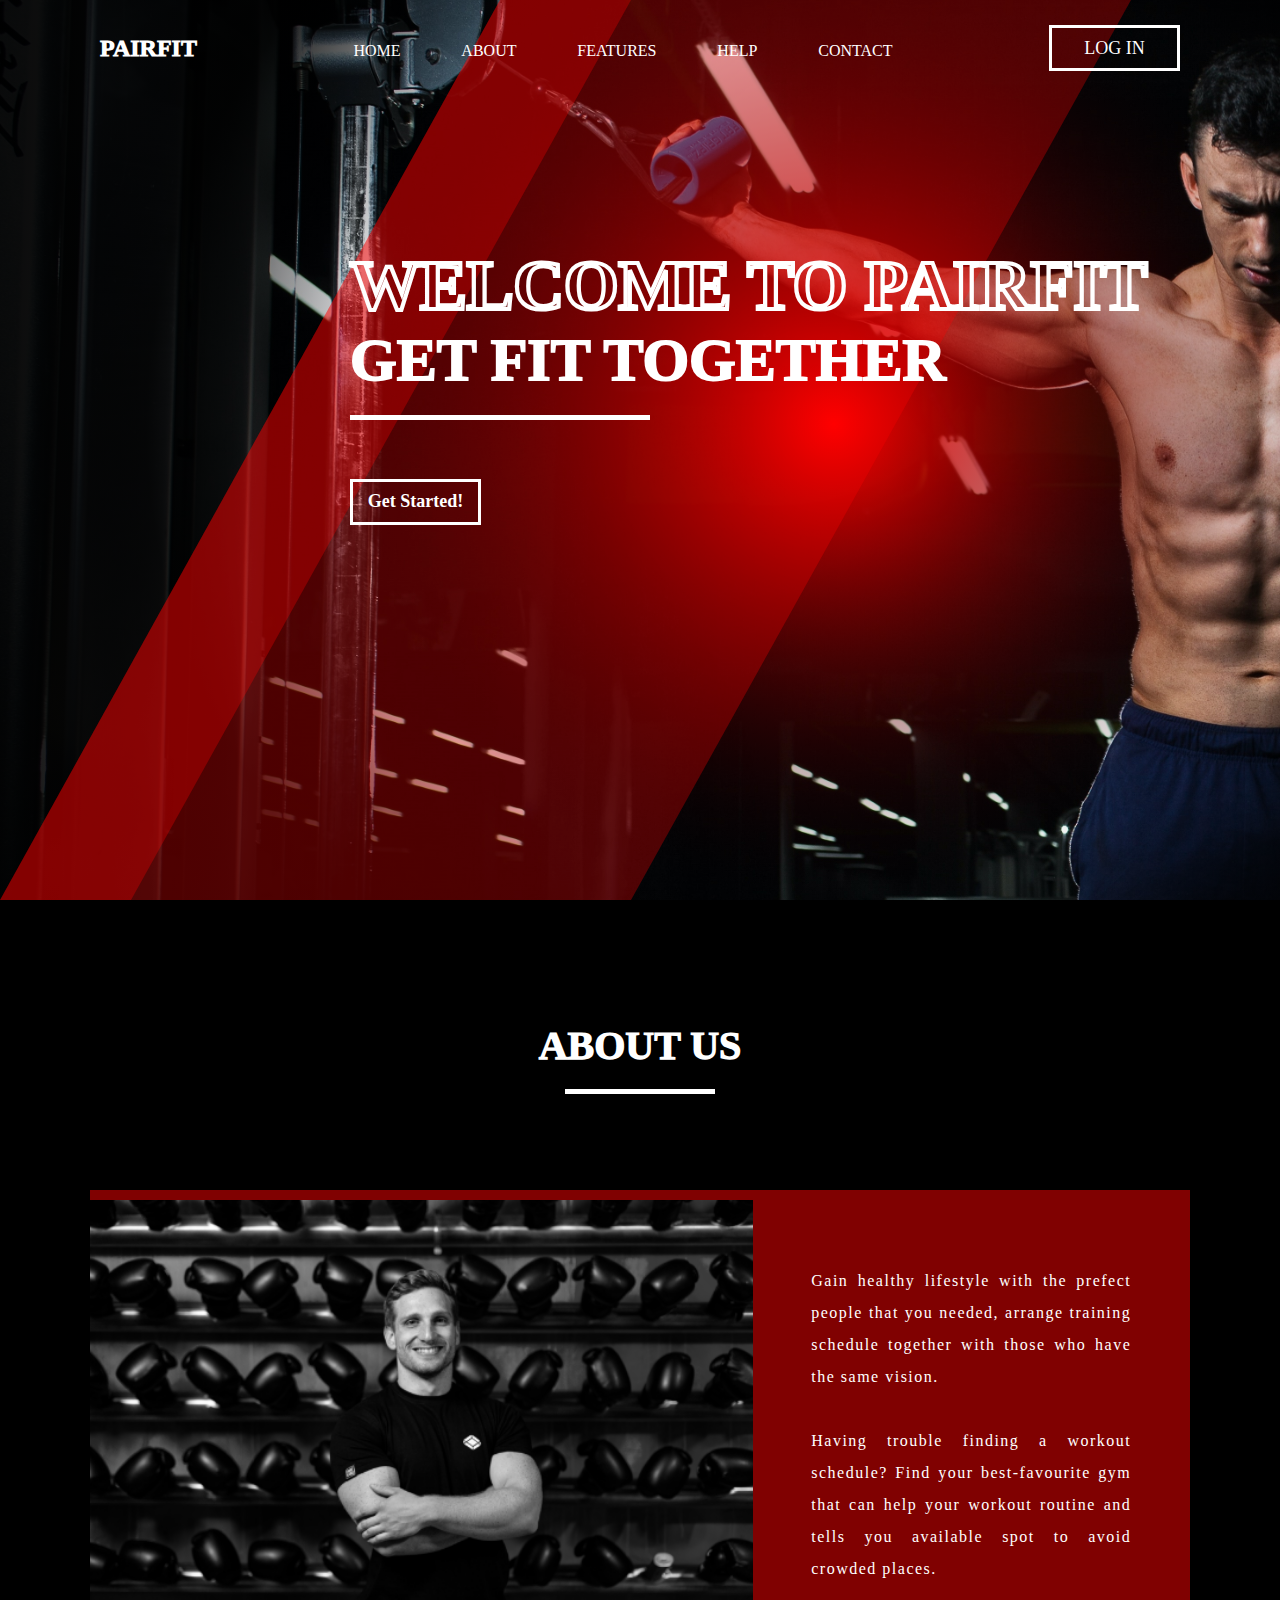
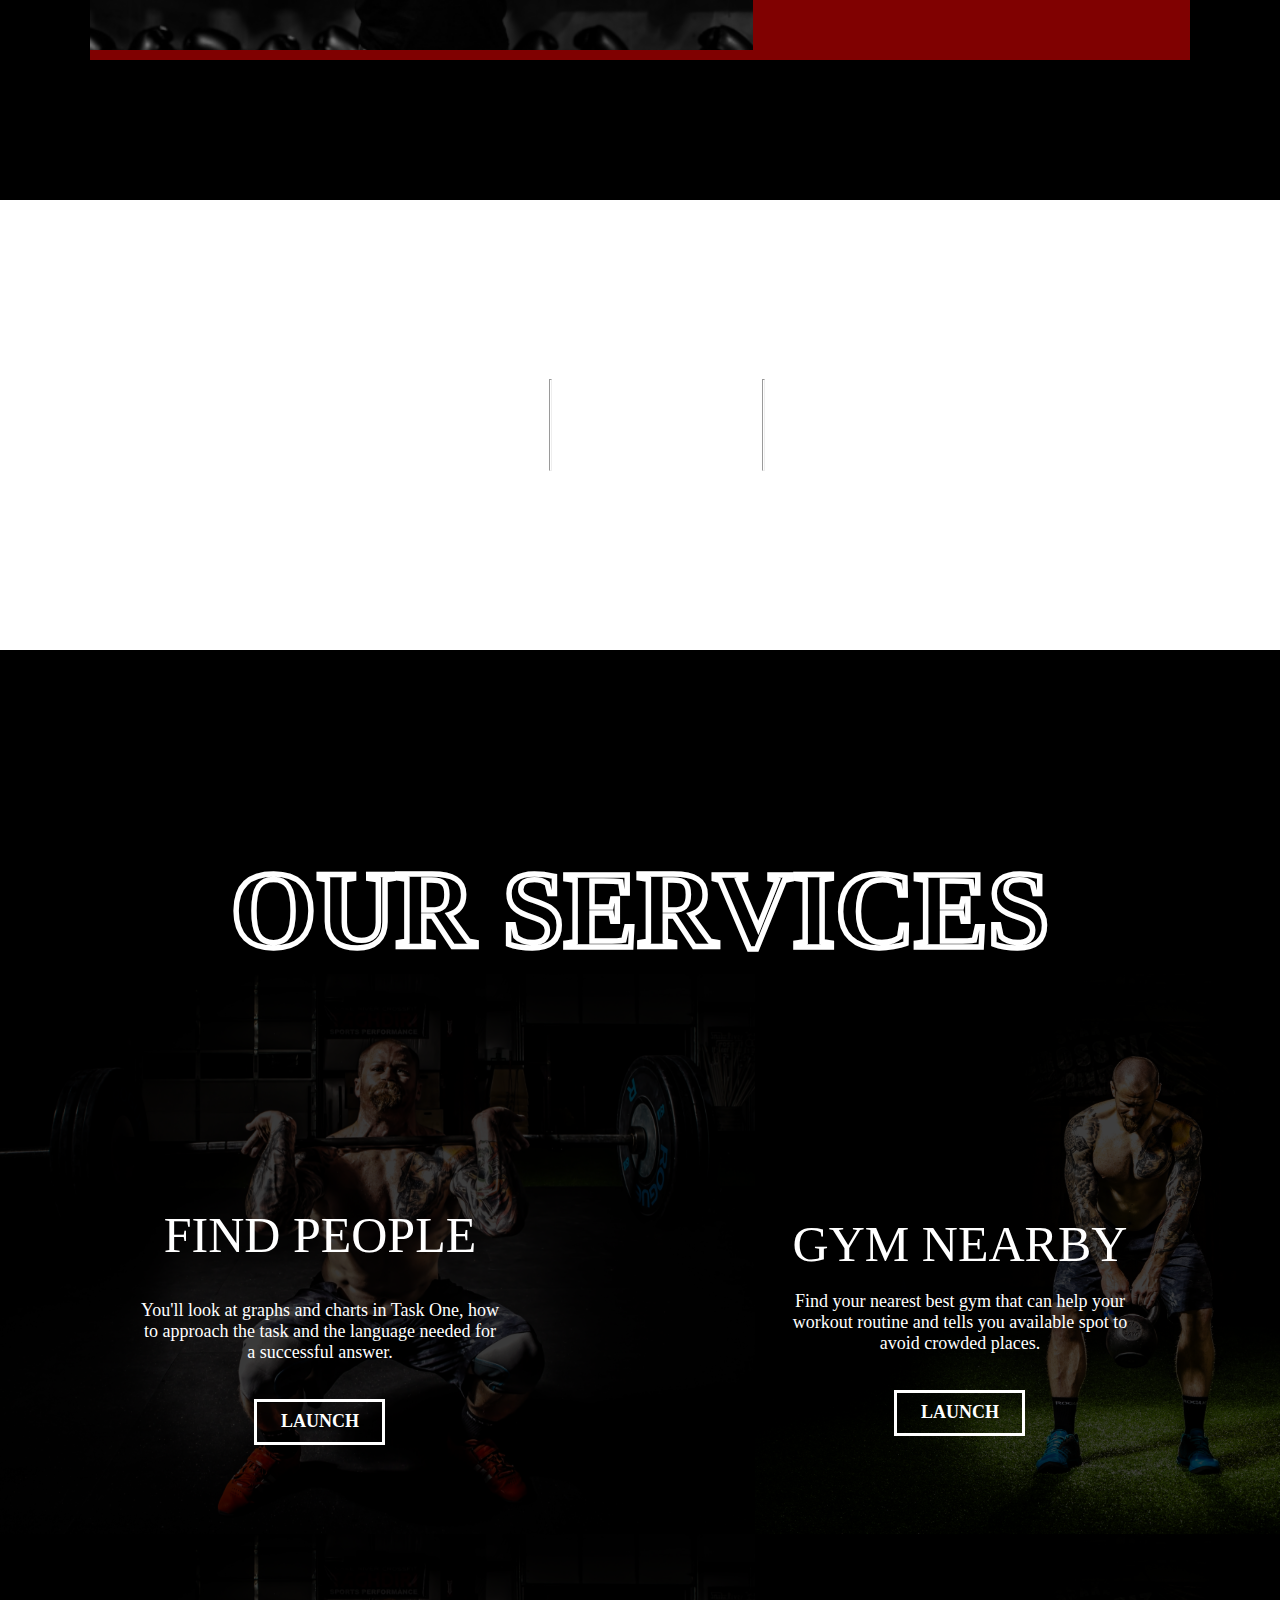
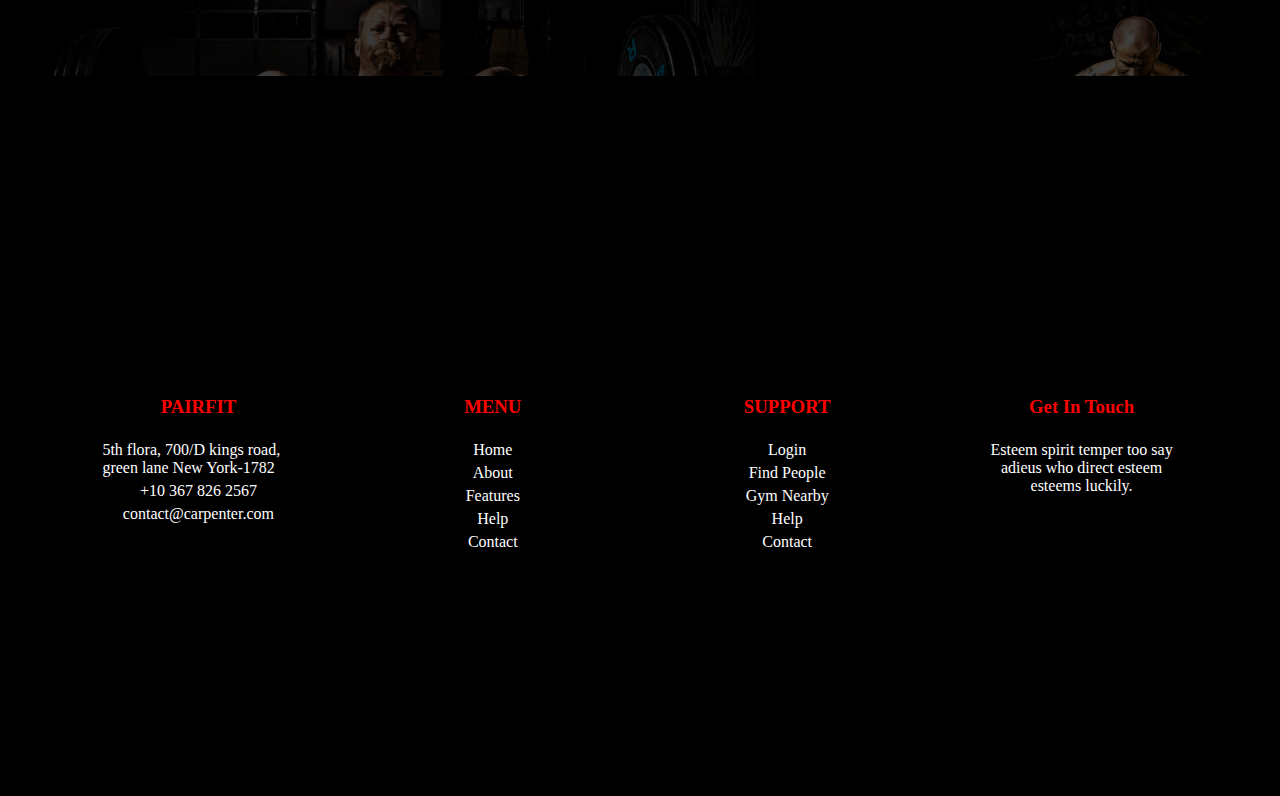
<file: index.html>
<!DOCTYPE html>
<html lang="en">

<head>
    <meta charset="UTF-8">
    <meta http-equiv="X-UA-Compatible" content="IE=edge">
    <meta name="viewport" content="width=device-width, initial-scale=1.0">
    <title>Peer-Fit | Get Fit Today!</title>
    <link rel="stylesheet" href="css/stylelp.css">
</head>

<body>
    <!-- start of jumbotron -->
    <div class="jumbotron">
        <nav>
            <h2></iframe>PAIRFIT</h2>
            <ul>
                <li><a href="#" class="underline">HOME</a></li>
                <li><a href="#about" class="underline">ABOUT</a></li>
                <li><a href="#features" class="underline">FEATURES</a></li>
                <li><a href="#help" class="underline">HELP</a></li>
                <li><a href="#contact" class="underline">CONTACT</a></li>
            </ul>
            <div class="btn"><a href="">LOG IN</a></div>
        </nav>

        <div class="container1">
            <h1>WELCOME TO PAIRFIT</h1>
            <h2>GET FIT TOGETHER</h2>
            <hr>
            <a class="btn" href="#about">Get Started!</a>
        </div>
    </div>
    <!-- end of jumbotron -->


    <!-- start of about -->
    <div class="container2">
        <br><br>
        <div class="about-bar">
            <h2 id = "about">ABOUT US</h2>
            <hr>
        </div>
        <div class="image-bar">
            <img src="images/profile.png" alt="">
            <p>Gain healthy lifestyle with the prefect people that you needed, arrange training schedule together with
                those who have the same vision.
                <br><br>
                Having trouble finding a workout schedule? Find your best-favourite gym that can help your workout
                routine and tells you available spot to avoid crowded places.
            </p>
            <span></span>
        </div>
        <br><br><br>
    </div>
    <!-- end of about -->

    <!-- start of statistics -->
    <div class="container3">
        <span></span>
        <div class="statistics">
            <span></span>
            <div class="top-bar">
                <h3>67+</h3>
                <p>Certified Trainers</p>
            </div>
            <hr>
            <div class="top-bar">
                <h3>183+</h3>
                <p>Gym Partnerships</p>
            </div>
            <hr>
            <div class="top-bar">
                <h3>291+</h3>
                <p>Active Users</p>
            </div>
            <span></span>
        </div>
        <span></span>
    </div>
    <!-- end of statistics -->
    <!-- start of features -->
    <div class="container4">
        <span></span>
        <h2 id = features>OUR SERVICES</h2>
    </div>

    <div class="container5">
        <div class="feature-group">
            <span></span>
            <div class="feature-bar">
                <h2>FIND PEOPLE</h2>
                <br><br>
                <p>You'll look at graphs and charts in Task One, how to approach the task and
                    the language needed for a successful answer.</p>
                <br><br>
                <a href="findpeople.html" class="btn">LAUNCH</a>
            </div>
            <span></span>
            <div class="feature-bar">
                <h2>GYM NEARBY</h2>
                <br>
                <p>Find your nearest best gym that can help your workout routine and tells you available spot to avoid
                    crowded places.</p>
                <br><br>
                <a href="gymnear.html" class="btn">LAUNCH</a>
            </div>
            <span></span>
        </div>
    </div>

    <div class="separator"></div>
    <!-- end of features -->
</body>

<footer>
    <!-- start of contact -->
    <div class="footer-group">
        <span></span>
        <div class="fb1">
            <h3>PAIRFIT</h3><br>
            <p>5th flora, 700/D kings road, green lane New York-1782</p>
            <p>+10 367 826 2567</p>
            <p>contact@carpenter.com</p>
            <br>
        </div>
        <div class="fb2">
            <h3>MENU</h3>
            <br>
            <ul>
                <li><a href="">Home</a></li>
                <li><a href="">About</a></li>
                <li><a href="">Features</a></li>
                <li><a href="">Help</a></li>
                <li><a href="">Contact</a></li>
            </ul>
            <br>
        </div>
        <div class="fb3">
            <h3>SUPPORT</h3>
            <br>
            <ul>
                <li><a href="">Login</a></li>
                <li><a href="">Find People</a></li>
                <li><a href="">Gym Nearby</a></li>
                <li><a href="">Help</a></li>
                <li><a href="">Contact</a></li>
            </ul>
            <br>
        </div>
        <div class="fb4">
            <h3>Get In Touch</h3>
            <br>
            <p>Esteem spirit temper too say adieus who direct esteem esteems luckily.</p>
        </div>
        <span></span>
    </div>
    <!-- end of contact -->
</footer>

</html>
</file>
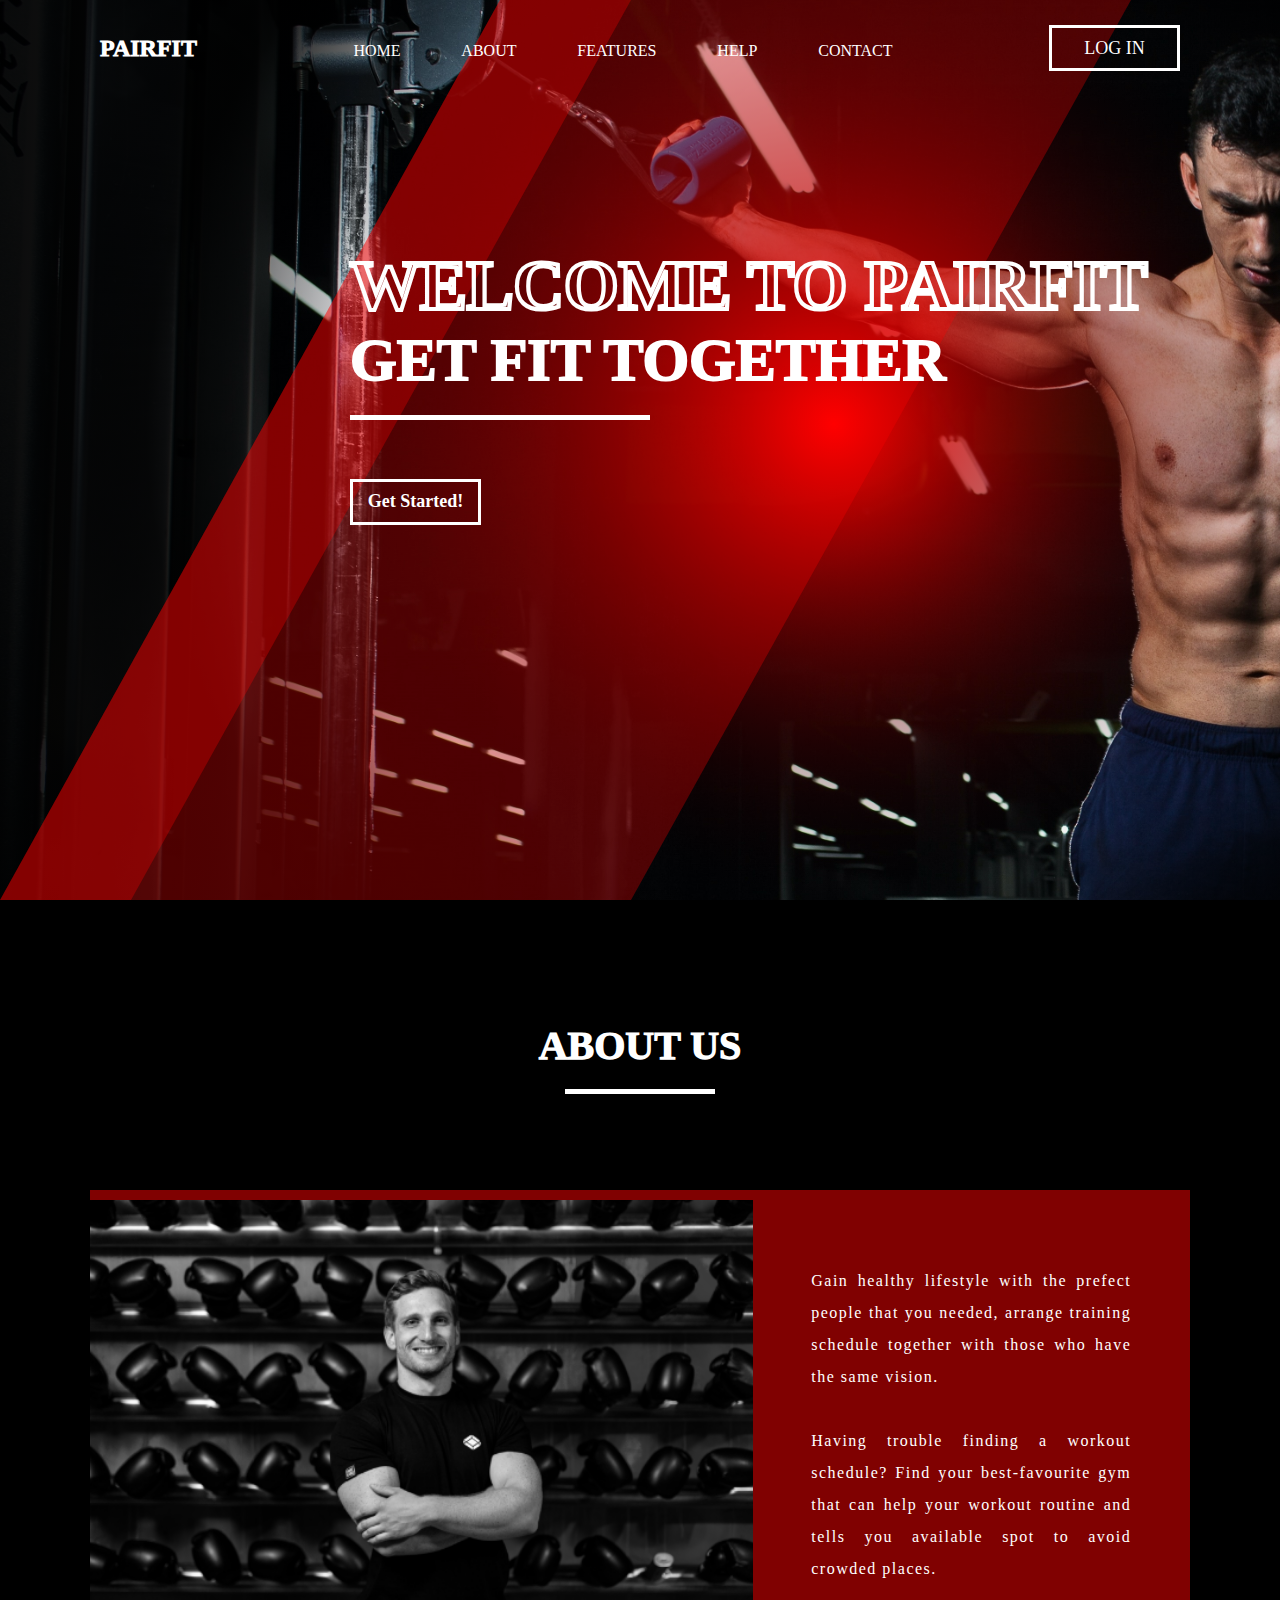
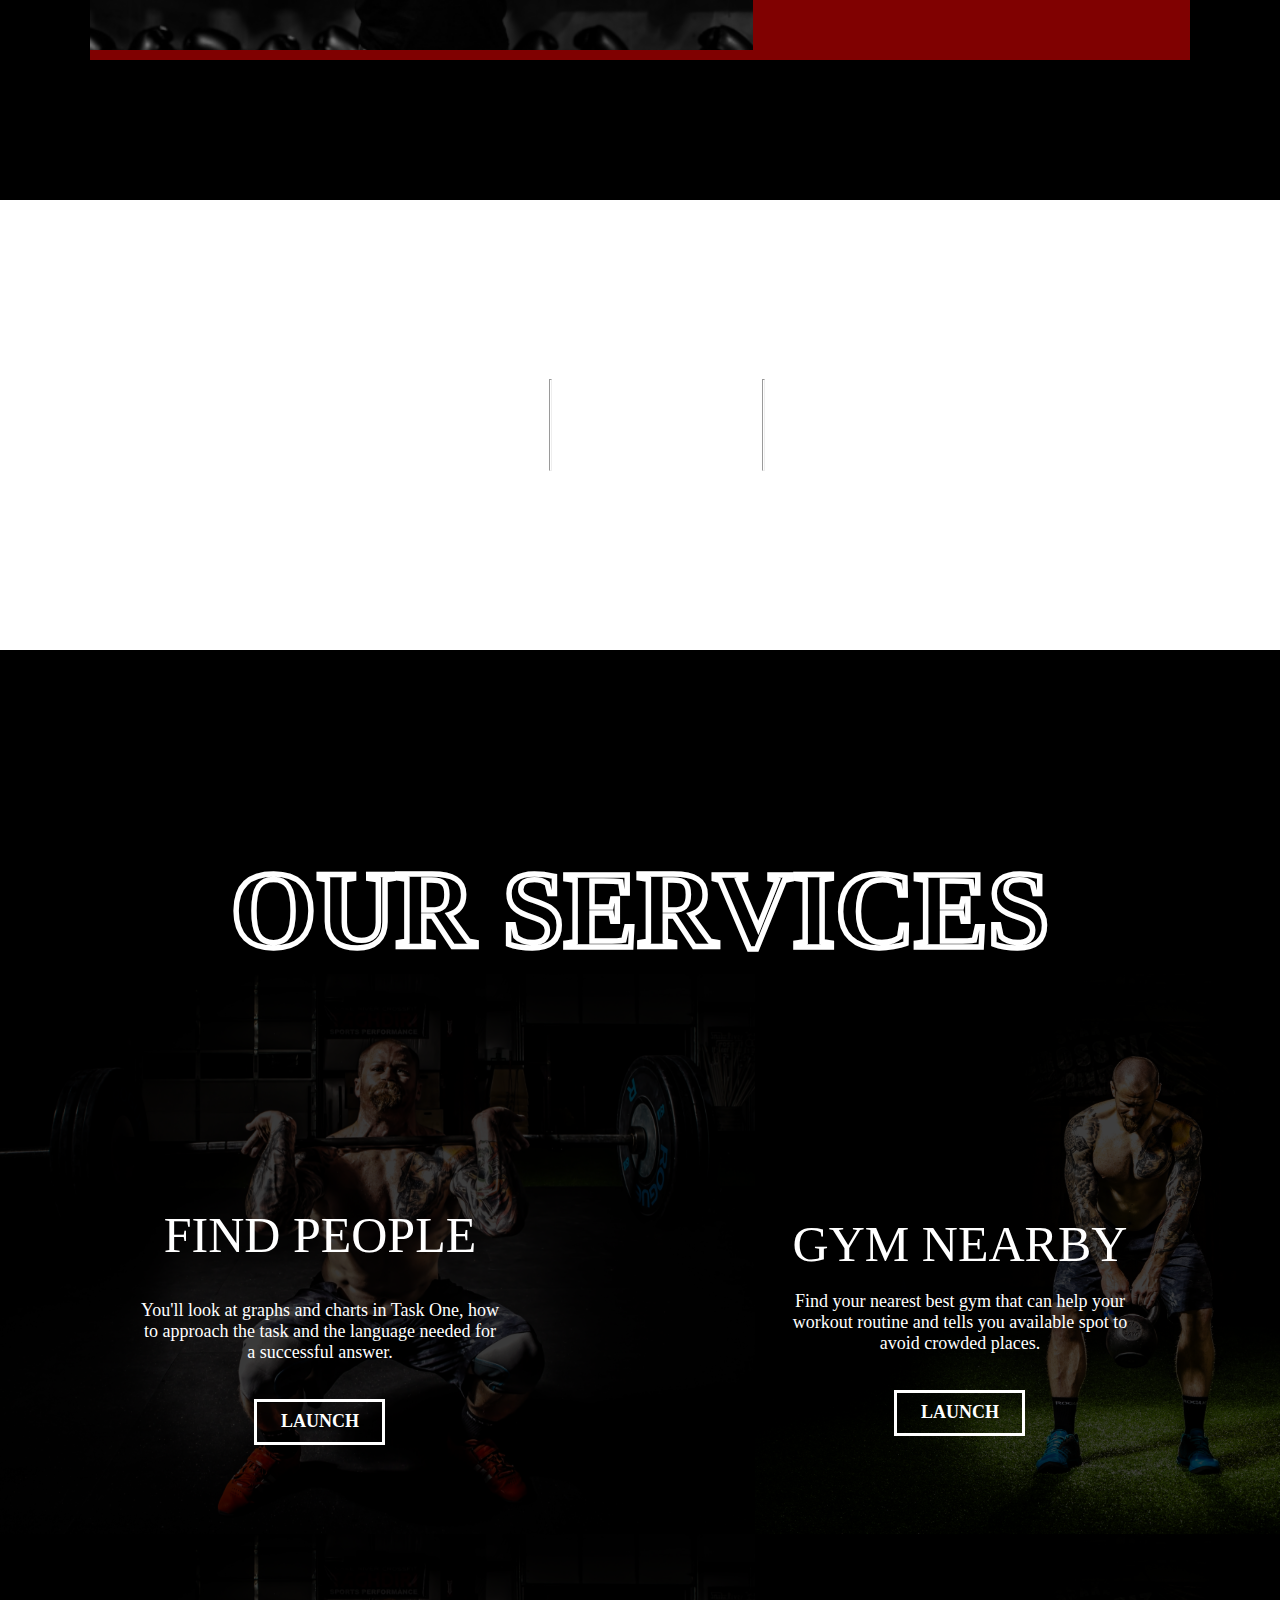
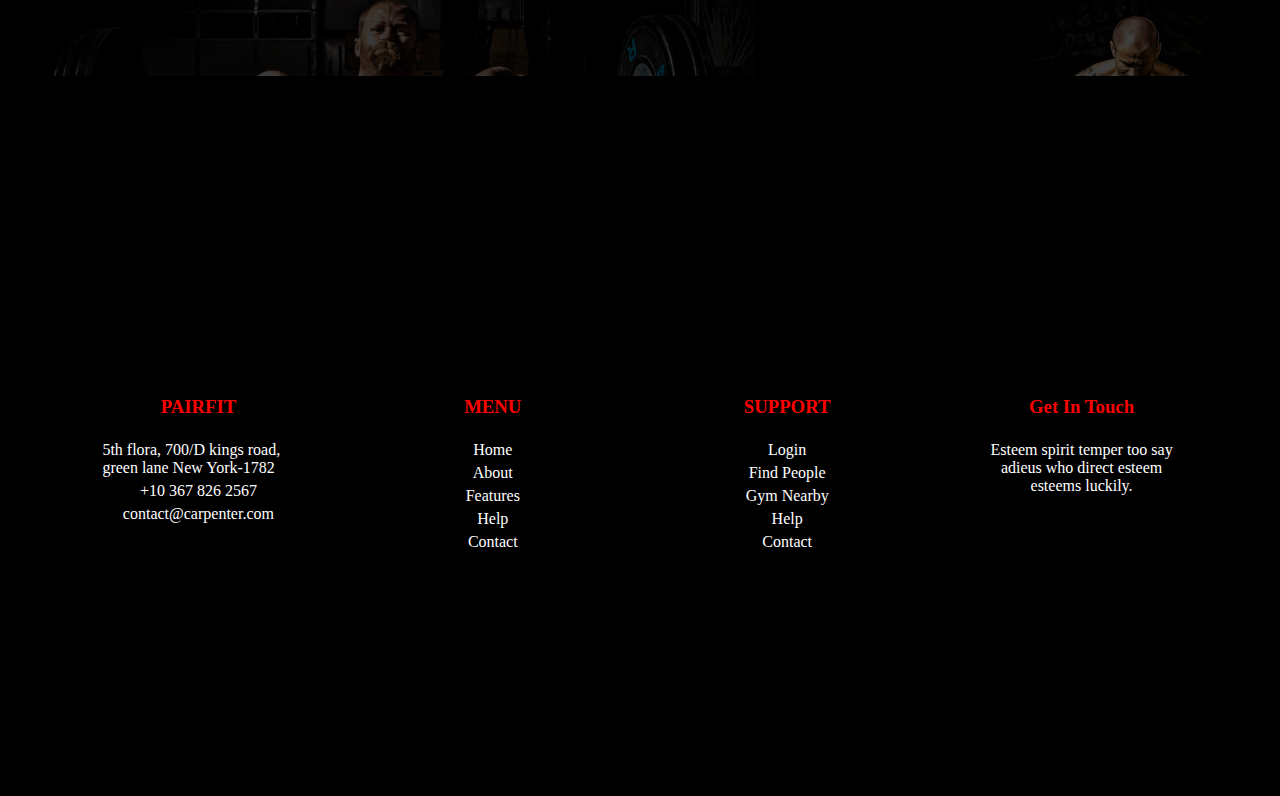
<file: landingpage.html>
<!DOCTYPE html>
<html lang="en">

<head>
    <meta charset="UTF-8">
    <meta http-equiv="X-UA-Compatible" content="IE=edge">
    <meta name="viewport" content="width=device-width, initial-scale=1.0">
    <title>Peer-Fit | Get Fit Today!</title>
    <link rel="stylesheet" href="/css/stylelp.css">
</head>

<body>
    <!-- start of jumbotron -->
    <div class="jumbotron">
        <nav>
            <h2></iframe>PAIRFIT</h2>
            <ul>
                <li><a href="#" class="underline">HOME</a></li>
                <li><a href="#about" class="underline">ABOUT</a></li>
                <li><a href="#features" class="underline">FEATURES</a></li>
                <li><a href="#help" class="underline">HELP</a></li>
                <li><a href="#contact" class="underline">CONTACT</a></li>
            </ul>
            <div class="btn"><a href="">LOG IN</a></div>
        </nav>

        <div class="container1">
            <h1>WELCOME TO PAIRFIT</h1>
            <h2>GET FIT TOGETHER</h2>
            <hr>
            <a class="btn" href="#about">Get Started!</a>
        </div>
    </div>
    <!-- end of jumbotron -->


    <!-- start of about -->
    <div class="container2">
        <br><br>
        <div class="about-bar">
            <h2 id = "about">ABOUT US</h2>
            <hr>
        </div>
        <div class="image-bar">
            <img src="/images/profile.png" alt="">
            <p>Gain healthy lifestyle with the prefect people that you needed, arrange training schedule together with
                those who have the same vision.
                <br><br>
                Having trouble finding a workout schedule? Find your best-favourite gym that can help your workout
                routine and tells you available spot to avoid crowded places.
            </p>
            <span></span>
        </div>
        <br><br><br>
    </div>
    <!-- end of about -->

    <!-- start of statistics -->
    <div class="container3">
        <span></span>
        <div class="statistics">
            <span></span>
            <div class="top-bar">
                <h3>67+</h3>
                <p>Certified Trainers</p>
            </div>
            <hr>
            <div class="top-bar">
                <h3>183+</h3>
                <p>Gym Partnerships</p>
            </div>
            <hr>
            <div class="top-bar">
                <h3>291+</h3>
                <p>Active Users</p>
            </div>
            <span></span>
        </div>
        <span></span>
    </div>
    <!-- end of statistics -->
    <!-- start of features -->
    <div class="container4">
        <span></span>
        <h2 id = features>OUR SERVICES</h2>
    </div>

    <div class="container5">
        <div class="feature-group">
            <span></span>
            <div class="feature-bar">
                <h2>FIND PEOPLE</h2>
                <br><br>
                <p>You'll look at graphs and charts in Task One, how to approach the task and
                    the language needed for a successful answer.</p>
                <br><br>
                <a href="findpeople.html" class="btn">LAUNCH</a>
            </div>
            <span></span>
            <div class="feature-bar">
                <h2>GYM NEARBY</h2>
                <br>
                <p>Find your nearest best gym that can help your workout routine and tells you available spot to avoid
                    crowded places.</p>
                <br><br>
                <a href="gymnear.html" class="btn">LAUNCH</a>
            </div>
            <span></span>
        </div>
    </div>

    <div class="separator"></div>
    <!-- end of features -->
</body>

<footer>
    <!-- start of contact -->
    <div class="footer-group">
        <span></span>
        <div class="fb1">
            <h3>PAIRFIT</h3><br>
            <p>5th flora, 700/D kings road, green lane New York-1782</p>
            <p>+10 367 826 2567</p>
            <p>contact@carpenter.com</p>
            <br>
        </div>
        <div class="fb2">
            <h3>MENU</h3>
            <br>
            <ul>
                <li><a href="">Home</a></li>
                <li><a href="">About</a></li>
                <li><a href="">Features</a></li>
                <li><a href="">Help</a></li>
                <li><a href="">Contact</a></li>
            </ul>
            <br>
        </div>
        <div class="fb3">
            <h3>SUPPORT</h3>
            <br>
            <ul>
                <li><a href="">Login</a></li>
                <li><a href="">Find People</a></li>
                <li><a href="">Gym Nearby</a></li>
                <li><a href="">Help</a></li>
                <li><a href="">Contact</a></li>
            </ul>
            <br>
        </div>
        <div class="fb4">
            <h3>Get In Touch</h3>
            <br>
            <p>Esteem spirit temper too say adieus who direct esteem esteems luckily.</p>
        </div>
        <span></span>
    </div>
    <!-- end of contact -->
</footer>

</html>
</file>
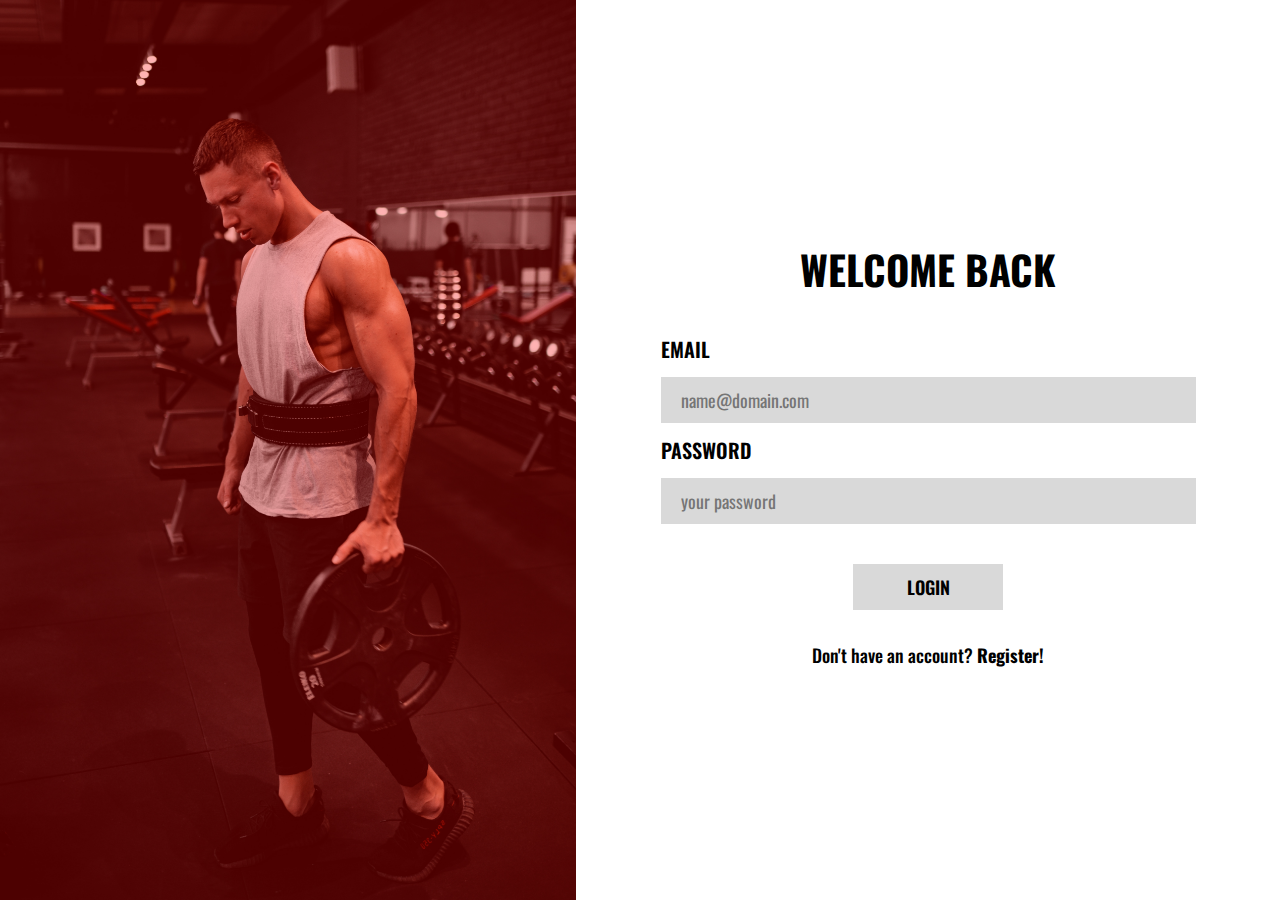
<file: login.html>
<!DOCTYPE html>
<html lang="en">
    <head>
        <title>Sign Up Page</title>
        <meta charset="UTF-8">
        <meta name="viewport" content="width=device-width, initial-scale=1">
        <link href="css/style.css" rel="stylesheet">
        <link rel="preconnect" href="https://fonts.googleapis.com"><link rel="preconnect" href="https://fonts.gstatic.com" crossorigin>
        <link href="https://fonts.googleapis.com/css2?family=Oswald:wght@400;500;600;700&display=swap" rel="stylesheet">
    </head>
    <body>
       <div class="container">
        <div class="wrapper">
            <div class="left-content login"></div>
        </div>
        <div class="right-content">

            <div class="header">
                <h1>WELCOME BACK</h1>
            </div>
            
            <form>
                <div class="signup">

                    <label for="email">EMAIL</label><br>
                    <input type="email" id="email" placeholder="name@domain.com"><br>
    
                    <label for="pswrd">PASSWORD</label><br>
                    <input type="password" id="pswrd" placeholder="your password"><br>
                    <br>
                </div>
            </form>
            <button type="submit" class="signin"><a href="landingpage.html">LOGIN</a></button>
            <br>
            <p>Don't have an account? <span><strong><a href="signup.html">Register!</a></strong></span></p>    
        </div>

       </div>
    </body>
</html>
</file>
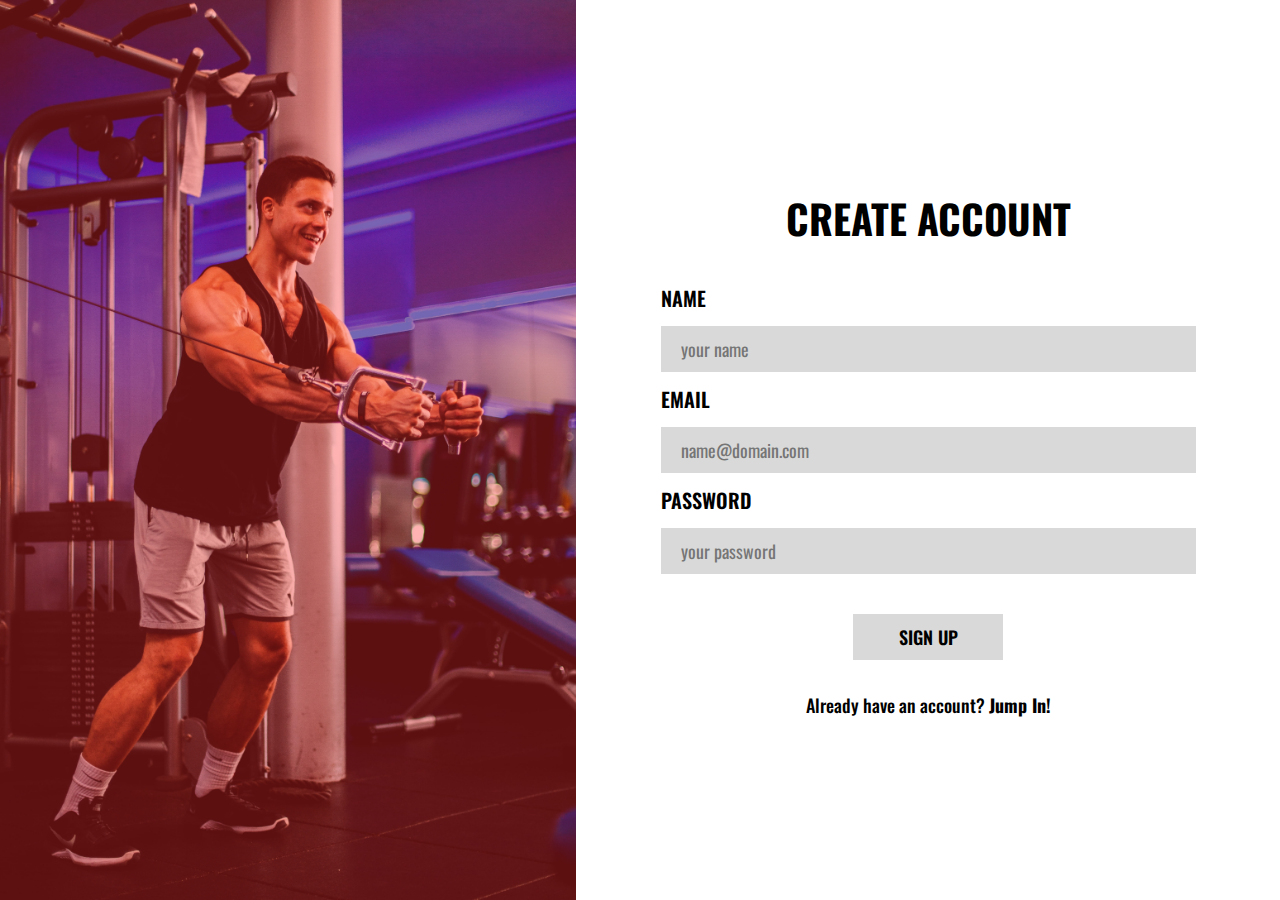
<file: signup.html>
<!DOCTYPE html>
<html lang="en">
    <head>
        <title>Sign Up Page</title>
        <meta charset="UTF-8">
        <meta name="viewport" content="width=device-width, initial-scale=1">
        <link href="css/style.css" rel="stylesheet">
        <link rel="preconnect" href="https://fonts.googleapis.com"><link rel="preconnect" href="https://fonts.gstatic.com" crossorigin>
        <link href="https://fonts.googleapis.com/css2?family=Oswald:wght@400;500;600;700&display=swap" rel="stylesheet">
    </head>
    <body>
       <div class="container">
        <div class="wrapper">
            <div class="left-content signup"></div>
        </div>
        <div class="right-content">

            <div class="header">
                <h1>CREATE ACCOUNT</h1>
            </div>
            
            <form>
                <div class="signup">
                    <label for="nama">NAME</label><br>
                    <input type="text" id="nama" placeholder="your name"><br>
    
                    <label for="email">EMAIL</label><br>
                    <input type="email" id="email" placeholder="name@domain.com"><br>
    
                    <label for="pswrd">PASSWORD</label><br>
                    <input type="password" id="pswrd" placeholder="your password"><br>
                    <br>
                </div>
            </form>
            <button type="submit" class="signin" >SIGN UP</button>
            <br>
            <p>Already have an account? <span><strong><a href="login.html">Jump In!</a></strong></span></p>    
        </div>

       </div>
    </body>
</html>
</file>
<file: css/stylelp.css>
* {
    margin: 0;
    padding: 0;
    text-decoration: none;
    list-style: none;
    font-family: oswald;
    font-weight: 1000;
    color: white;
    scroll-behavior: smooth;
}
html{
    scroll-behavior: smooth;
}
/* start of jumbotron */
.jumbotron {
    background-image: url(/images/hero.png);
    height: 100vh;
    background-attachment: fixed;
    transition: 0.5s;
}

nav {
    display: flex;
    justify-content: space-between;
    align-items: center;
    padding: 25px 100px;

}

nav ul {
    display: flex;
    width: 600px;
    justify-content: space-around;
    text-align: end;
}

.underline::after {
    content: '';
    position: absolute;
    width: 100%;
    transform: scaleX(0);
    height: 2px;
    top: 0;
    left: 0;
    background-color: white;
    transform-origin: bottom right;
    transition: transform 0.25s ease-out;
}

.underline:hover::after {
    transform: scaleX(1);
    transform-origin: bottom left;
}

/* ul li:hover{
    text-decoration: underline;
    transition: all 0.5s ease-in;
} */
.container1 {
    display: flex;
    flex-direction: column;
    align-items: flex-start;
    height: 67.2vh;
    justify-content: flex-start;
    margin-top: 150px;
    margin-left: 350px;
    /* background-color: black; */
}

.container1 h1 {
    font-size: 70px;
    color: transparent;
    -webkit-text-stroke-width: 2px;
    -webkit-text-stroke-color: white;
}

.container1 h2 {
    font-size: 60px;
}

.container1 hr {
    background-color: white;
    border: 0px;
    width: 300px;
    margin: 1vh 0 1vh 0;
    padding: 2.3px 0px;
    margin-top: 20px;
}

.btn {
    cursor: pointer;
    display: flex;
    align-items: center;
    justify-content: center;
    width: 125px;
    height: 40px;
    font-size: 18px;
    font-weight: 560;
    border: solid 3px;
}

.btn:hover {
    background-color: red;
    transition: all 0.5s ease-in-out;
}

.container1 .btn {
    margin-top: 50px;
}

/* end of jumbotron */

/* start of about */
.container2 {
    background-color: black;
    height: 100vh;
    display: flex;
    flex-direction: column;
    align-items: center;
    justify-content: space-between;
}

.container2 h2 {
    font-size: 40px;
}

.about-bar {
    display: flex;
    flex-direction: column;
    align-items: center;
}

.about-bar hr {
    background-color: white;
    border: 0px;
    width: 150px;
    margin: 1vh 0 1vh 0;
    padding: 2.3px 0px;
    margin-top: 20px;
}


.image-bar {
    display: flex;
    /* flex-wrap: wrap; */
    justify-content: space-between;
    align-items: center;
    background-color: rgb(255, 2, 2, 0.5);
    width: 1100px;
    padding-bottom: 10px;
    padding-top: 10px;
}

.image-bar:hover {
    background-color: rgb(255, 2, 2);
    transition: all 0.5s ease-in-out;
    cursor: pointer;
}

.image-bar img {
    height: 50vh;
    filter: grayscale(1);
}

.image-bar img:hover {
    height: 50vh;
    background-color: rgb(255, 2, 2);
    transition: all 0.5s ease-in-out;
}

.image-bar p {
    width: 25vw;
    font-weight: 400;
    text-align: justify;
    line-height: 2;
    letter-spacing: 1.5px;
    opacity: 1;
}

/* end of about */

/* start of statistics */
.container3 {
    height: 50vh;
    background-image: url(/images/about.png);
    background-attachment: fixed;
    /* background-position: 0 1250px; */
    background-repeat: no-repeat;
    display: flex;
    justify-content: space-between;
    align-items: center;
}

.statistics {
    display: flex;
    flex-direction: row;
    align-items: center;
    text-align: center;
    justify-content: space-between;
    width: 600px;
}

.statistics hr {
    height: 10vh;
    width: 1px;
    background-color: #fff;
}

.top-bar h3 {
    font-size: 45px;
}

.top-bar p {
    font-weight: 400;
    font-size: 18px;
}

/* end of statistics */

/* start of features */
.container4 {
    background-color: black;
    display: flex;
    flex-direction: column;
    align-items: center;
    justify-content: space-between;
    height: 36vh;
}

.container4 h2 {
    font-size: 110px;
    color: transparent;
    -webkit-text-stroke-width: 2px;
    -webkit-text-stroke-color: white;
}

.container5 {
    background-image: url(/images/feature.png);
    height: 78vh;
}

.feature-group {
    height: 78vh;
    display: flex;
    align-items: center;
    justify-content: space-between;
    /* background-color: blue; */
}

.feature-bar {
    height: 78vh;
    display: flex;
    flex-direction: column;
    align-items: center;
    justify-content: center;
}

.feature-bar h2 {
    font-size: 50px;
    font-weight: 500;
}

.feature-bar p {
    width: 28vw;
    font-size: 18px;
    font-weight: 400;
    text-align: center;
}

.separator {
    background-color: black;
    height: 20vh;
}

/* end of features */

/* start of contact */
.footer-group {
    height: 60vh;
    display: flex;
    align-items: center;
    justify-content: space-between;
    background-color: black;
}

.footer-group h3 {
    color: red;
    font-weight: 600;
    margin-top: 5px;
}

.footer-group p,
a {
    font-weight: 350;
}

.footer-group p,
li {
    margin-top: 5px;
}

.fb1 {
    height: 30vh;
    width: 15vw;
    display: flex;
    flex-direction: column;
    align-items: center;
}

.fb2 {
    height: 30vh;
    width: 15vw;
    display: flex;
    flex-direction: column;
    align-items: center;
}

.fb2 ul {
    display: flex;
    flex-direction: column;
    align-items: center;
}

.fb3 {
    height: 30vh;
    width: 15vw;
    display: flex;
    flex-direction: column;
    align-items: center;
}

.fb3 ul {
    display: flex;
    flex-direction: column;
    align-items: center;
}

.fb4 {
    height: 30vh;
    width: 15vw;
    display: flex;
    flex-direction: column;
    align-items: center;
    text-align: center;
}
</file>
<file: css/style.css>
*{
    margin: 0;
    padding: 0;
    font-family: 'Oswald', sans-serif;
    text-decoration: none;
    list-style: none;
}

.container{
    display: flex;
}

.wrapper{
    background-color: red;
}

.left-content{
    width: 45vw;
    height: 100vh;
}

.left-content.login{
    background-image: url(/images/login.jpg);
    background-size: cover;
}

.left-content.signup{
    background-image: url(/images/signup.jpg);
    background-size: cover;
}



.right-content{
    width: 55vw;
    display: flex;
    flex-direction: column;
    align-items: center;
    justify-content: center;
}

.right-content .header{
    
    font-style: normal;
    font-weight: 900;
    font-size: 20px;
    line-height: 72px;
    color: #000000;
    margin-bottom: 25px;
}

label{
    font-style: normal;
    font-weight: 600;
    font-size: 20px;
    line-height: 39px;
    color: #000000;
}

input{
    width: 535px;
    padding: 10px 20px;
    margin: 8px 0;
    box-sizing: border-box;
    background: #D9D9D9;
    border: 0;
    font-size: 18px;

}

input::after{
    border: 0;
}

button{
    font-style: normal;
    font-weight: 600;
    font-size: 18px;
    width: 150px;
    padding: 10px 20px;
    margin: 8px 0;
    box-sizing: border-box;
    background: #D9D9D9;
    border: 0;
}

button a{
    color: #000000;
}
button:hover{
    background-color: #D9D9D9;
    font-display: white;
}

button:active{
    background-color: grey;
    font-display: white;
}

p{
    font-style: normal;
    font-weight: 500;
    font-size: 18px;
}

span a{
    color: #000000;
}

span:hover{
    text-decoration: underline;
    color :#000000;
}
</file>
